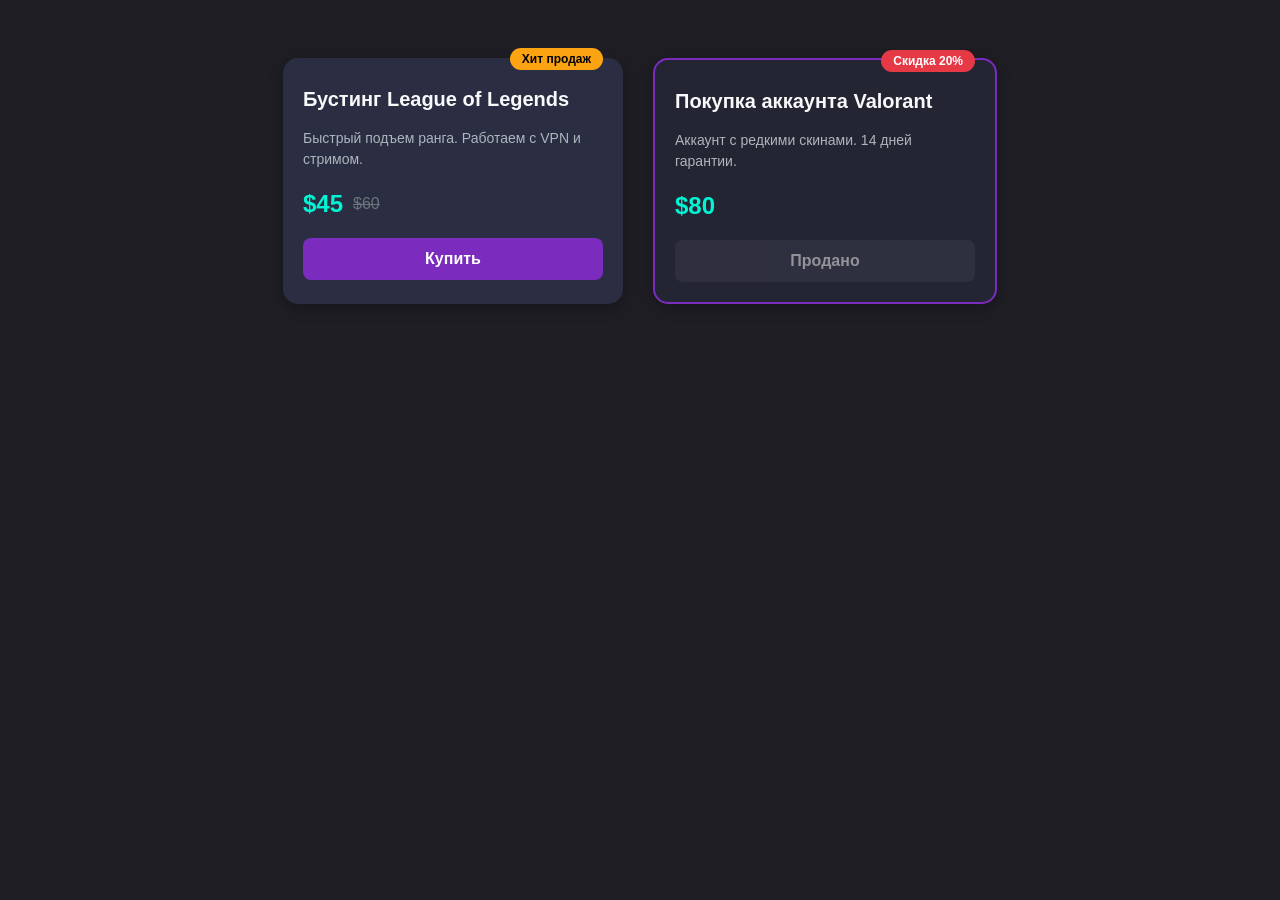
<file: архитектура/MVP/index.html>
<!DOCTYPE html>
<html lang="ru">
<head>
    <meta charset="UTF-8">
    <meta name="viewport" content="width=device-width, initial-scale=1.0">
    <title>1v9.gg — Карточки услуг (БЭМ)</title>
    <link rel="stylesheet" href="style.css">
</head>
<body>
    <div class="catalog">
        <!-- Блок: Карточка услуги -->
        <article class="card">
            <!-- Элементы блока card -->
            <div class="card__badge">Хит продаж</div>
            <h2 class="card__title">Бустинг League of Legends</h2>
            <p class="card__description">Быстрый подъем ранга. Работаем с VPN и стримом.</p>
            
            <div class="card__price">
                <span class="card__price-value">$45</span>
                <span class="card__price-old">$60</span>
            </div>
            
            <!-- Кнопка (отдельный блок внутри элемента) -->
            <button class="card__btn btn btn_primary">Купить</button>
        </article>

        <!-- Вторая карточка с ДРУГИМИ модификаторами -->
        <article class="card card_highlighted">
            <div class="card__badge card__badge_hot">Скидка 20%</div>
            <h2 class="card__title">Покупка аккаунта Valorant</h2>
            <p class="card__description">Аккаунт с редкими скинами. 14 дней гарантии.</p>
            
            <div class="card__price">
                <span class="card__price-value">$80</span>
            </div>
            
            <!-- Кнопка с модификатором disabled -->
            <button class="card__btn btn btn_secondary btn_disabled" disabled>Продано</button>
        </article>
    </div>

    <script src="script.js"></script>
</body>
</html>
</file>
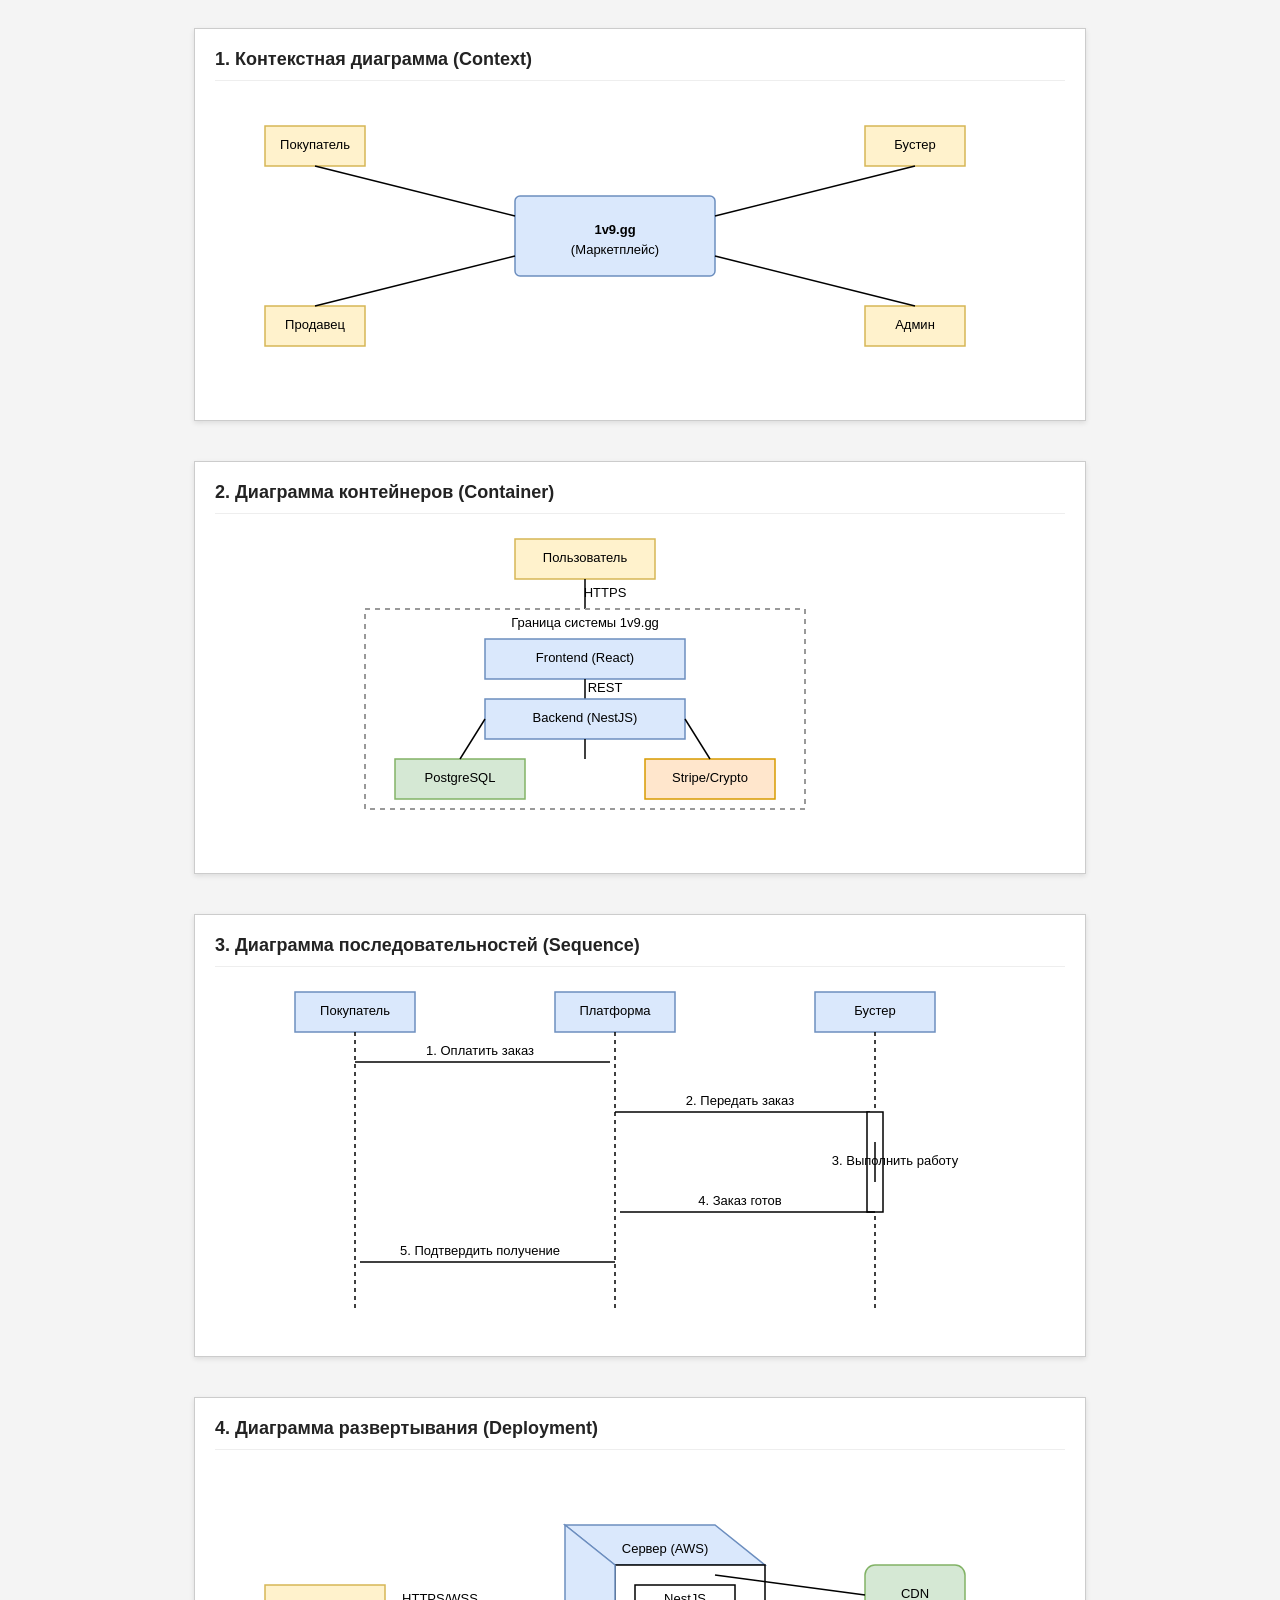
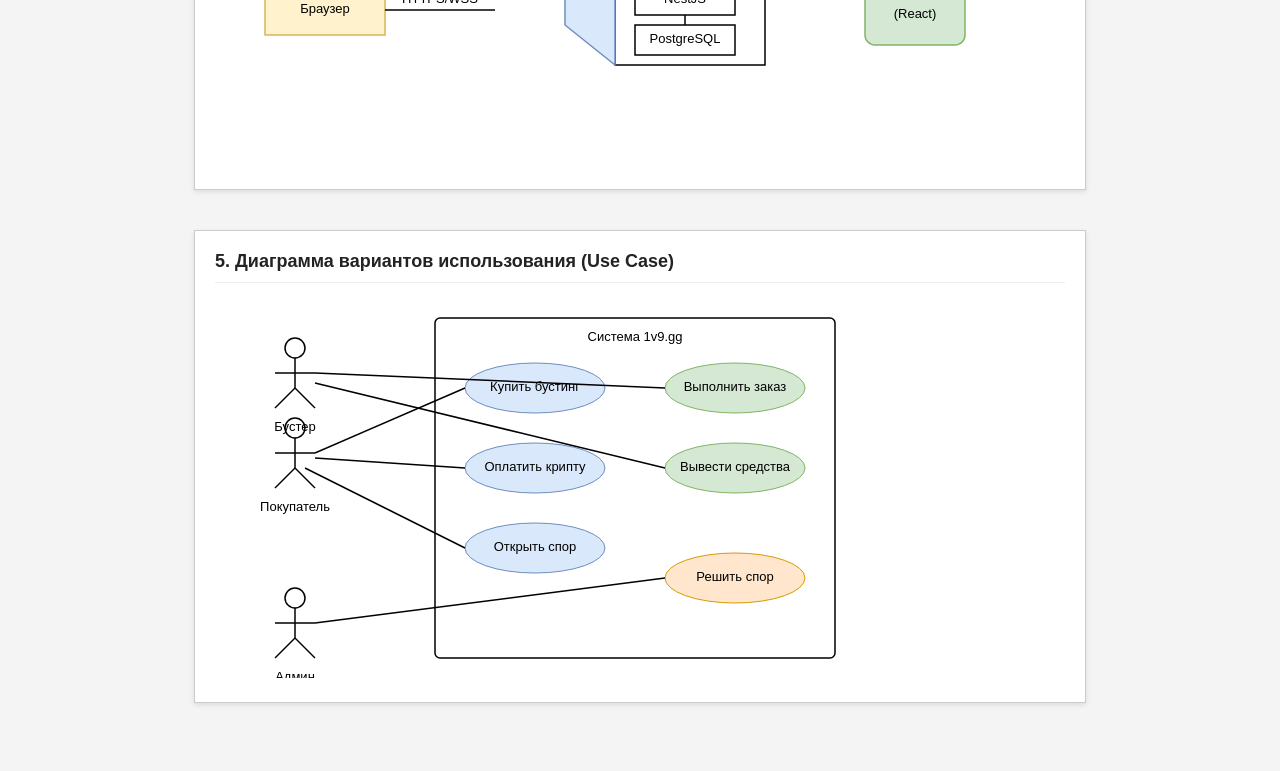
<file: архитектура/diagram.html>
<!DOCTYPE html>
<html lang="ru">
<head>
    <meta charset="UTF-8">
    <title>UML Диаграммы (Draw.io Style)</title>
    <style>
        body {
            font-family: Arial, sans-serif;
            background-color: #f4f4f4;
            color: #333;
            padding: 20px;
            display: flex;
            flex-direction: column;
            align-items: center;
        }
        .container {
            background: white;
            border: 1px solid #ccc;
            box-shadow: 0 2px 5px rgba(0,0,0,0.1);
            margin-bottom: 40px;
            padding: 20px;
            width: 850px;
        }
        h2 {
            font-size: 18px;
            border-bottom: 1px solid #eee;
            padding-bottom: 10px;
            margin-top: 0;
            color: #232323;
        }
        /* Стили для SVG (фигуры) */
        rect, circle, polygon {
            fill: #ffffff;
            stroke: #000000;
            stroke-width: 1.5;
        }
        .blue-fill { fill: #dae8fc; stroke: #6c8ebf; }
        .green-fill { fill: #d5e8d4; stroke: #82b366; }
        .orange-fill { fill: #ffe6cc; stroke: #d79b00; }
        .yellow-fill { fill: #fff2cc; stroke: #d6b656; }
        .system-border { fill: none; stroke: #999; stroke-dasharray: 5,5; stroke-width: 2; }
        .actor-head { fill: none; stroke: #000; stroke-width: 1.5; }
        
        text {
            font-family: Arial, sans-serif;
            font-size: 13px;
            fill: #000;
            text-anchor: middle;
            dominant-baseline: middle;
        }
        .lifeline { stroke: #000; stroke-width: 1.5; stroke-dasharray: 4,4; }
        line { stroke: #000; stroke-width: 1.5; }
        polygon.arrow-head { fill: #000; stroke: #000; }
    </style>
</head>
<body>

    <!-- 1. КОНТЕКСТНАЯ -->
    <div class="container">
        <h2>1. Контекстная диаграмма (Context)</h2>
        <svg width="800" height="300">
            <!-- Центральная система -->
            <rect x="300" y="100" width="200" height="80" rx="5" class="blue-fill"/>
            <text x="400" y="135" font-weight="bold">1v9.gg</text>
            <text x="400" y="155">(Маркетплейс)</text>
            
            <!-- Акторы -->
            <rect x="50" y="30" width="100" height="40" class="yellow-fill"/>
            <text x="100" y="50">Покупатель</text>
            <line x1="100" y1="70" x2="300" y2="120" />

            <rect x="650" y="30" width="100" height="40" class="yellow-fill"/>
            <text x="700" y="50">Бустер</text>
            <line x1="700" y1="70" x2="500" y2="120" />

            <rect x="50" y="210" width="100" height="40" class="yellow-fill"/>
            <text x="100" y="230">Продавец</text>
            <line x1="100" y1="210" x2="300" y2="160" />

            <rect x="650" y="210" width="100" height="40" class="yellow-fill"/>
            <text x="700" y="230">Админ</text>
            <line x1="700" y1="210" x2="500" y2="160" />
        </svg>
    </div>

    <!-- 2. КОНТЕЙНЕРЫ -->
    <div class="container">
        <h2>2. Диаграмма контейнеров (Container)</h2>
        <svg width="800" height="320">
            <!-- Пользователь -->
            <rect x="300" y="10" width="140" height="40" class="yellow-fill"/>
            <text x="370" y="30">Пользователь</text>
            <line x1="370" y1="50" x2="370" y2="80" marker-end="url(#arrow)"/>
            <text x="390" y="65" font-size="11" text-anchor="start">HTTPS</text>

            <!-- Граница системы -->
            <rect x="150" y="80" width="440" height="200" class="system-border"/>
            <text x="370" y="95" font-size="11" text-anchor="middle" fill="#666">Граница системы 1v9.gg</text>

            <!-- Контейнеры -->
            <rect x="270" y="110" width="200" height="40" class="blue-fill"/>
            <text x="370" y="130">Frontend (React)</text>
            
            <line x1="370" y1="150" x2="370" y2="170" marker-end="url(#arrow)"/>
            <text x="390" y="160" font-size="11" text-anchor="start">REST</text>

            <rect x="270" y="170" width="200" height="40" class="blue-fill"/>
            <text x="370" y="190">Backend (NestJS)</text>

            <line x1="370" y1="210" x2="370" y2="230" marker-end="url(#arrow)"/>
            
            <rect x="180" y="230" width="130" height="40" class="green-fill"/>
            <text x="245" y="250">PostgreSQL</text>

            <rect x="430" y="230" width="130" height="40" class="orange-fill"/>
            <text x="495" y="250">Stripe/Crypto</text>
            
            <!-- Линия от бэкенда к БД и платежке -->
            <line x1="270" y1="190" x2="245" y2="230" />
            <line x1="470" y1="190" x2="495" y2="230" />
        </svg>
    </div>

    <!-- 3. ПОСЛЕДОВАТЕЛЬНОСТЬ -->
    <div class="container">
        <h2>3. Диаграмма последовательностей (Sequence)</h2>
        <svg width="800" height="350">
            <!-- Участники -->
            <rect x="80" y="10" width="120" height="40" class="blue-fill"/>
            <text x="140" y="30">Покупатель</text>
            
            <rect x="340" y="10" width="120" height="40" class="blue-fill"/>
            <text x="400" y="30">Платформа</text>
            
            <rect x="600" y="10" width="120" height="40" class="blue-fill"/>
            <text x="660" y="30">Бустер</text>

            <!-- Линии жизни -->
            <line x1="140" y1="50" x2="140" y2="330" class="lifeline"/>
            <line x1="400" y1="50" x2="400" y2="330" class="lifeline"/>
            <line x1="660" y1="50" x2="660" y2="330" class="lifeline"/>

            <!-- Сообщения -->
            <line x1="140" y1="80" x2="395" y2="80" marker-end="url(#arrow)"/>
            <text x="265" y="70" font-size="12">1. Оплатить заказ</text>

            <line x1="400" y1="130" x2="655" y2="130" marker-end="url(#arrow)"/>
            <text x="525" y="120" font-size="12">2. Передать заказ</text>

            <!-- Активация (полоска на линии бустера) -->
            <rect x="652" y="130" width="16" height="100" style="fill:#fff; stroke:#000;"/>
            <line x1="660" y1="160" x2="660" y2="200" marker-end="url(#arrow)"/>
            <text x="680" y="180" font-size="12" text-anchor="start">3. Выполнить работу</text>

            <line x1="660" y1="230" x2="405" y2="230" marker-end="url(#arrow)"/>
            <text x="525" y="220" font-size="12">4. Заказ готов</text>

            <line x1="400" y1="280" x2="145" y2="280" marker-end="url(#arrow)"/>
            <text x="265" y="270" font-size="12">5. Подтвердить получение</text>
        </svg>
    </div>

    <!-- 4. РАЗВЕРТЫВАНИЕ -->
    <div class="container">
        <h2>4. Диаграмма развертывания (Deployment)</h2>
        <svg width="800" height="300">
            <!-- Браузер -->
            <rect x="50" y="120" width="120" height="50" class="yellow-fill"/>
            <text x="110" y="145">Браузер</text>

            <line x1="170" y1="145" x2="280" y2="145" marker-end="url(#arrow)"/>
            <text x="225" y="135" font-size="11">HTTPS/WSS</text>

            <!-- Сервер (в виде 3D куба) -->
            <polygon points="350,60 500,60 550,100 400,100" class="blue-fill" />
            <polygon points="400,100 550,100 550,200 400,200" fill="#dae8fc" stroke="#6c8ebf" stroke-width="1.5"/>
            <polygon points="350,60 400,100 400,200 350,160" class="blue-fill" />
            <!-- Текст на кубе -->
            <text x="450" y="85" font-size="12">Сервер (AWS)</text>
            
            <rect x="420" y="120" width="100" height="30" style="fill:#fff; stroke:#000;"/>
            <text x="470" y="135" font-size="12">NestJS</text>
            
            <rect x="420" y="160" width="100" height="30" style="fill:#fff; stroke:#000;"/>
            <text x="470" y="175" font-size="12">PostgreSQL</text>
            
            <line x1="470" y1="150" x2="470" y2="160" marker-end="url(#arrow)"/>

            <!-- CDN -->
            <rect x="650" y="100" width="100" height="80" rx="10" class="green-fill"/>
            <text x="700" y="130">CDN</text>
            <text x="700" y="150" font-size="11">(React)</text>
            <line x1="500" y1="110" x2="650" y2="130" />
        </svg>
    </div>

    <!-- 5. USE CASE -->
    <div class="container">
        <h2>5. Диаграмма вариантов использования (Use Case)</h2>
        <svg width="800" height="380">
            <!-- Граница системы -->
            <rect x="220" y="20" width="400" height="340" stroke="#666" fill="none" stroke-width="2" rx="5"/>
            <text x="420" y="40" fill="#666" font-size="14">Система 1v9.gg</text>

            <!-- Овалы (функции) -->
            <!-- Левая колонка -->
            <ellipse cx="320" cy="90" rx="70" ry="25" class="blue-fill"/>
            <text x="320" y="90">Купить бустинг</text>

            <ellipse cx="320" cy="170" rx="70" ry="25" class="blue-fill"/>
            <text x="320" y="170">Оплатить крипту</text>

            <ellipse cx="320" cy="250" rx="70" ry="25" class="blue-fill"/>
            <text x="320" y="250">Открыть спор</text>

            <!-- Правая колонка -->
            <ellipse cx="520" cy="90" rx="70" ry="25" class="green-fill"/>
            <text x="520" y="90">Выполнить заказ</text>

            <ellipse cx="520" cy="170" rx="70" ry="25" class="green-fill"/>
            <text x="520" y="170">Вывести средства</text>

            <ellipse cx="520" cy="280" rx="70" ry="25" class="orange-fill"/>
            <text x="520" y="280">Решить спор</text>

            <!-- Актер 1 (Покупатель) -->
            <circle cx="80" cy="130" r="10" class="actor-head"/>
            <line x1="80" y1="140" x2="80" y2="170" />
            <line x1="60" y1="155" x2="100" y2="155" />
            <line x1="80" y1="170" x2="60" y2="190" />
            <line x1="80" y1="170" x2="100" y2="190" />
            <text x="80" y="210">Покупатель</text>
            
            <!-- Линии от Покупателя -->
            <line x1="100" y1="155" x2="250" y2="90" />
            <line x1="100" y1="160" x2="250" y2="170" />
            <line x1="90" y1="170" x2="250" y2="250" />

            <!-- Актер 2 (Бустер) -->
            <circle cx="80" cy="50" r="10" class="actor-head"/>
            <line x1="80" y1="60" x2="80" y2="90" />
            <line x1="60" y1="75" x2="100" y2="75" />
            <line x1="80" y1="90" x2="60" y2="110" />
            <line x1="80" y1="90" x2="100" y2="110" />
            <text x="80" y="130">Бустер</text>

            <!-- Линии от Бустера (пересекают границу) -->
            <line x1="100" y1="75" x2="450" y2="90" />
            <line x1="100" y1="85" x2="450" y2="170" />

            <!-- Актер 3 (Админ) -->
            <circle cx="80" cy="300" r="10" class="actor-head"/>
            <line x1="80" y1="310" x2="80" y2="340" />
            <line x1="60" y1="325" x2="100" y2="325" />
            <line x1="80" y1="340" x2="60" y2="360" />
            <line x1="80" y1="340" x2="100" y2="360" />
            <text x="80" y="380">Админ</text>

            <!-- Линия от Админа -->
            <line x1="100" y1="325" x2="450" y2="280" />
        </svg>
    </div>

    <!-- Маркер для стрелочек -->
    <svg style="display:none;">
        <defs>
            <marker id="arrow" viewBox="0 0 10 10" refX="10" refY="5" markerWidth="6" markerHeight="6" orient="auto-start-reverse">
                <path d="M 0 0 L 10 5 L 0 10 z" fill="#000" />
            </marker>
        </defs>
    </svg>

</body>
</html>
</file>
<file: архитектура/MVP/style.css>
/* =========================================
   БАЗОВЫЕ СТИЛИ
   ========================================= */
body {
    background-color: #1E1E24;
    color: #FFFFFF;
    font-family: 'Segoe UI', Tahoma, Geneva, Verdana, sans-serif;
    display: flex;
    justify-content: center;
    padding: 50px;
}

.catalog {
    display: flex;
    gap: 30px;
}

/* =========================================
   БЛОК: .card (Карточка услуги)
   ========================================= */
.card {
    background-color: #2B2D42;
    border-radius: 15px;
    padding: 20px;
    width: 300px;
    position: relative;
    box-shadow: 0 4px 15px rgba(0,0,0,0.3);
    transition: transform 0.3s ease;
}

/* Модификатор блока: Выделенная карточка (например, премиум) */
.card_highlighted {
    border: 2px solid #7B2CBF;
    background-color: #242533;
}

/* --- Элементы блока .card --- */
.card__badge {
    position: absolute;
    top: -10px;
    right: 20px;
    background-color: #FCA311;
    color: #000;
    padding: 4px 12px;
    border-radius: 20px;
    font-size: 12px;
    font-weight: bold;
}

/* Модификатор элемента: Красный бейдж */
.card__badge_hot {
    background-color: #E63946;
    color: #FFF;
}

.card__title {
    margin-top: 10px;
    font-size: 20px;
    color: #F8F9FA;
}

.card__description {
    font-size: 14px;
    color: #ADB5BD;
    margin-bottom: 20px;
    line-height: 1.5;
}

.card__price {
    display: flex;
    align-items: center;
    gap: 10px;
    margin-bottom: 20px;
}

.card__price-value {
    font-size: 24px;
    font-weight: bold;
    color: #00F5D4;
}

.card__price-old {
    text-decoration: line-through;
    color: #6C757D;
    font-size: 16px;
}

/* =========================================
   БЛОК: .btn (Кнопка)
   ========================================= */
.btn {
    width: 100%;
    padding: 12px;
    border: none;
    border-radius: 8px;
    font-size: 16px;
    font-weight: bold;
    cursor: pointer;
    transition: background 0.2s;
}

/* Модификаторы кнопки */
.btn_primary {
    background-color: #7B2CBF;
    color: white;
}

.btn_primary:hover {
    background-color: #9D4EDD;
}

.btn_secondary {
    background-color: #3A3B4C;
    color: white;
}

/* Модификатор: Заблокированная кнопка */
.btn_disabled {
    opacity: 0.5;
    cursor: not-allowed;
}
</file>
